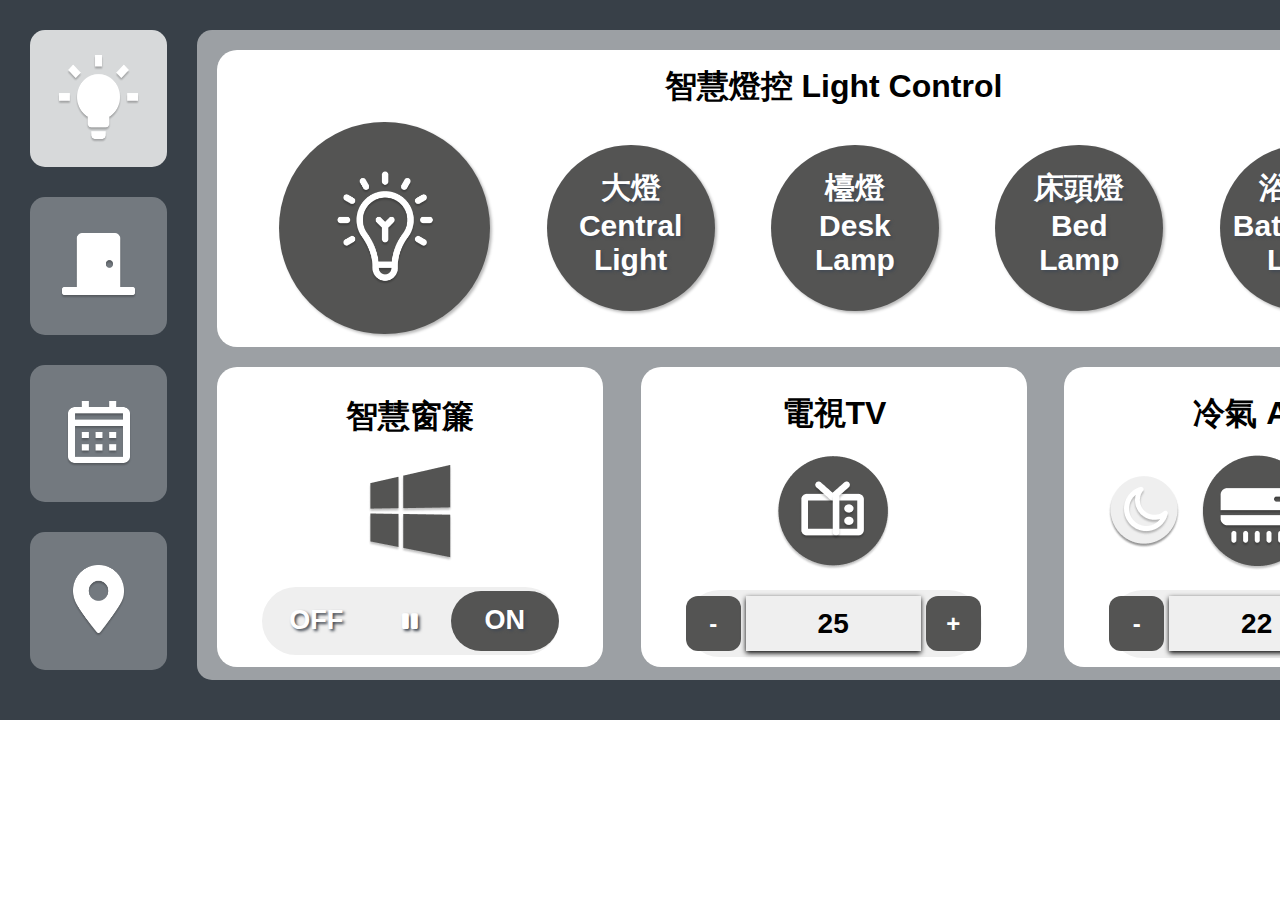
<file: index.html>
<!-- 3080*1304 -->
<!DOCTYPE html>
<html lang="zh-Hant-TW">
<head>
    <meta charset="UTF-8">
    <meta name="viewport" content="width=device-width, initial-scale=1.0, user-scalable=yes, minimum-scale=1.0, maximum-scale=3.0">
    <meta http-equiv="X-UA-Compatible" content="ie=edge">
    <link rel="stylesheet" href="styles/style.css">
    <link rel="stylesheet" href="styles/light.css">
    <link rel="stylesheet" href="styles/jquery.nice-number.css">
    <link rel="stylesheet" href="https://cdnjs.cloudflare.com/ajax/libs/font-awesome/5.15.2/css/all.min.css">
    <title>Document</title>
</head>
<body>
    <div id="app">

        <nav>
            <a href="index.html" class="leftBtn" style="background-color: #D7D9DA;">
                <img src="styles/images/Light.png" alt="" width="82.82" height="88.34">
            </a>
            <a href="webpage/door.html" class="leftBtn">
                <img src="styles/images/Door.png" alt="" width="77.3" height="66.26">
            </a>
            <a href="webpage/reserve.html" class="leftBtn">
                <img src="styles/images/calendar.png" alt="" width="66.26" height="66.26">
            </a>
            <a href="webpage/travel.html" class="leftBtn">
                <img src="styles/images/Vector.png" alt="" width="55.21" height="71.78">
            </a>
        </nav>

        <main>
            <div class="lightControl">
                <h1>智慧燈控 Light Control</h1>
                <div class="lightControlList">
                    <div class="lightControlBox">
                        <div class="lightControlBigbtn">
                            <img src="styles/images/lightIcon.png" alt="" width="100.03" height="114.84">
                        </div>
                        <div class="lightControlbtn">
                            <h1>大燈<br>Central<br>Light</h1>
                        </div>
                        <div class="lightControlbtn">
                            <h1>檯燈<br>Desk<br>Lamp</h1>
                        </div>
                        <div class="lightControlbtn">
                            <h1>床頭燈<br>Bed<br>Lamp</h1>
                        </div>
                        <div class="lightControlbtn">
                            <h1>浴室燈<br>Bathroom<br>Light</h1>
                        </div>
                    </div>
                    
                </div>
            </div>
            <div class="lightControlBottomBox">
                    <div class="lightControlBottom">
                        <h1>智慧窗簾</h1>
                        <img src="styles/images/windowIcon.png" alt="">
                        <div class="offOn">
                            <h2 id="off">OFF</h2>
                            <i class="fas fa-pause" id="play"></i>
                            <h2 id="on">ON</h2>
                        </div>
                    </div>
                    <div class="lightControlBottom">
                        <h1>電視TV</h1>
                        <img src="styles/images/TVbtn.png" alt="">
                        <div class="offOn">
                            <input type="number" min="0" max="50" value="25">
                        </div>
                    </div>
                    <div class="lightControlBottom">
                        <h1>冷氣 A/C</h1>
                        <div class="airImg">
                            <img src="styles/images/night.png" alt="">
                            <img src="styles/images/aitbtn.png" alt="">
                            <img src="styles/images/supply.png" alt="">
                        </div>
                        
                        <div class="offOn">
                            <input type="number" min="16" max="30" value="22">
                        </div>
                    </div>
            </div>
            
        </main>

        <div class="rightBar">
            <div class="rightBarContact">
                <div class="contactTop">
                    <img src="styles/images/call.png" alt="">
                    <h1>聯絡櫃台<br>Contact</h1>
                    <img src="styles/images/callend.png" alt="">
                </div>
                <div class="contactBottom">
                    <img src="styles/images/Vector-1.png" alt="" width="42.32" height="35.13">
                    <input type="range" min="0" max="100" step="1" value="50" >
                    <img src="styles/images/Vector-2.png" alt="" width="42.32" height="35.13">
                </div>
                
            </div>

            <div class="calendar">
                <h1>行事曆 Calendar</h1>
                <div class="date">
                    <input type="date" id="theDate0" >
                </div>
                <div class="calendarBox">
                    <div class="calendarItem">
                        <h3>線上會議</h3>
                        <h4>憶旺智慧</h4>
                        <p>會議ID:123456</p>
                        <span class="calendartime">AM07:00</span>
                    </div>
                    <div class="calendarItem">
                        <h3>線上會議</h3>
                        <h4>憶旺智慧</h4>
                        <p>會議ID:123456</p>
                        <span class="calendartime">AM07:00</span>
                    </div>
                    <div class="calendarItem">
                        <h3>線上會議</h3>
                        <h4>憶旺智慧</h4>
                        <p>會議ID:123456</p>
                        <span class="calendartime">AM07:00</span>
                    </div>
                    <div class="calendarItem">
                        <h3>線上會議</h3>
                        <h4>憶旺智慧</h4>
                        <p>會議ID:123456</p>
                        <span class="calendartime">AM07:00</span>
                    </div>
                    
                </div>
                <h2><a href="webpage/calendar.html">SEE DETAILS<i class="fas fa-angle-right"></i></a></h2>
            </div>
        </div>

    </div>

    <script src="https://code.jquery.com/jquery-3.6.0.min.js"></script>
    <script src="script/jquery.nice-number.js"></script>
    <script src="script/number.js"></script>
    <script src="script/script.js"></script>
    <script src="script/today.js"></script>
</body>
</html>
</file>
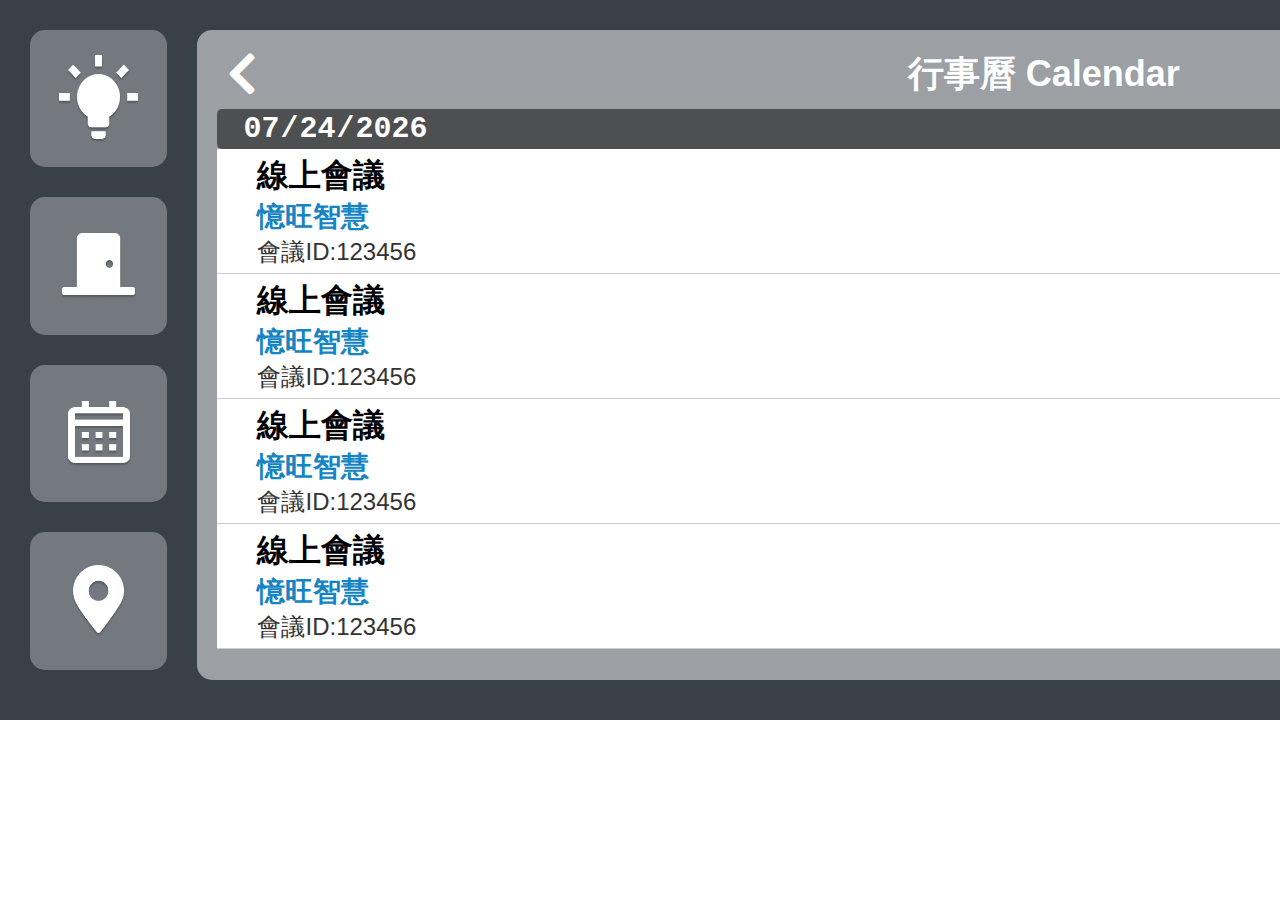
<file: webpage/calendar.html>
<!-- 3080*1304 -->
<!DOCTYPE html>
<html lang="zh-Hant-TW">
<head>
    <meta charset="UTF-8">
    <meta name="viewport" content="width=device-width, initial-scale=1.0, user-scalable=yes, minimum-scale=1.0, maximum-scale=3.0">
    <meta http-equiv="X-UA-Compatible" content="ie=edge">
    <link rel="stylesheet" href="../styles/style.css">
    <link rel="stylesheet" href="../styles/calendar.css">
    <link rel="stylesheet" href="../styles/jquery.nice-number.css">
    <link rel="stylesheet" href="https://cdnjs.cloudflare.com/ajax/libs/font-awesome/5.15.2/css/all.min.css">
    <title>Document</title>
</head>
<body>
    <div id="app">

        <nav>
            <a href="../index.html" class="leftBtn">
                <img src="../styles/images/Light.png" alt="" width="82.82" height="88.34">
            </a>
            <a href="door.html" class="leftBtn">
                <img src="../styles/images/Door.png" alt="" width="77.3" height="66.26">
            </a>
            <a href="reserve.html" class="leftBtn">
                <img src="../styles/images/calendar.png" alt="" width="66.26" height="66.26">
            </a>
            <a href="travel.html" class="leftBtn">
                <img src="../styles/images/Vector.png" alt="" width="55.21" height="71.78">
            </a>
        </nav>

        <main>
           <h1><i class="fas fa-chevron-left" onclick="history.back()"></i>行事曆 Calendar</h1>
            <div class="dateCalendar">
                <input type="date" id="theDate0" >
            </div>
            <div class="calendarBox">
                    <div class="calendarItem">
                        <h3>線上會議</h3>
                        <h4>憶旺智慧</h4>
                        <p>會議ID:123456</p>
                        <span class="calendartime">AM07:00</span>
                    </div>
                    <div class="calendarItem">
                        <h3>線上會議</h3>
                        <h4>憶旺智慧</h4>
                        <p>會議ID:123456</p>
                        <span class="calendartime">AM07:00</span>
                    </div>
                    <div class="calendarItem">
                        <h3>線上會議</h3>
                        <h4>憶旺智慧</h4>
                        <p>會議ID:123456</p>
                        <span class="calendartime">AM07:00</span>
                    </div>
                    <div class="calendarItem">
                        <h3>線上會議</h3>
                        <h4>憶旺智慧</h4>
                        <p>會議ID:123456</p>
                        <span class="calendartime">AM07:00</span>
                    </div>
                    <div class="calendarItem">
                            <h3>線上會議</h3>
                            <h4>憶旺智慧</h4>
                            <p>會議ID:123456</p>
                            <span class="calendartime">AM07:00</span>
                        </div>
                </div>
            
        </main>

        

    </div>

    <script src="https://code.jquery.com/jquery-3.6.0.min.js"></script>
    <script src="../script/jquery.nice-number.js"></script>
    <script src="../script/number.js"></script>
    <script src="../script/script.js"></script>
    <script src="../script/today.js"></script>
</body>
</html>
</file>
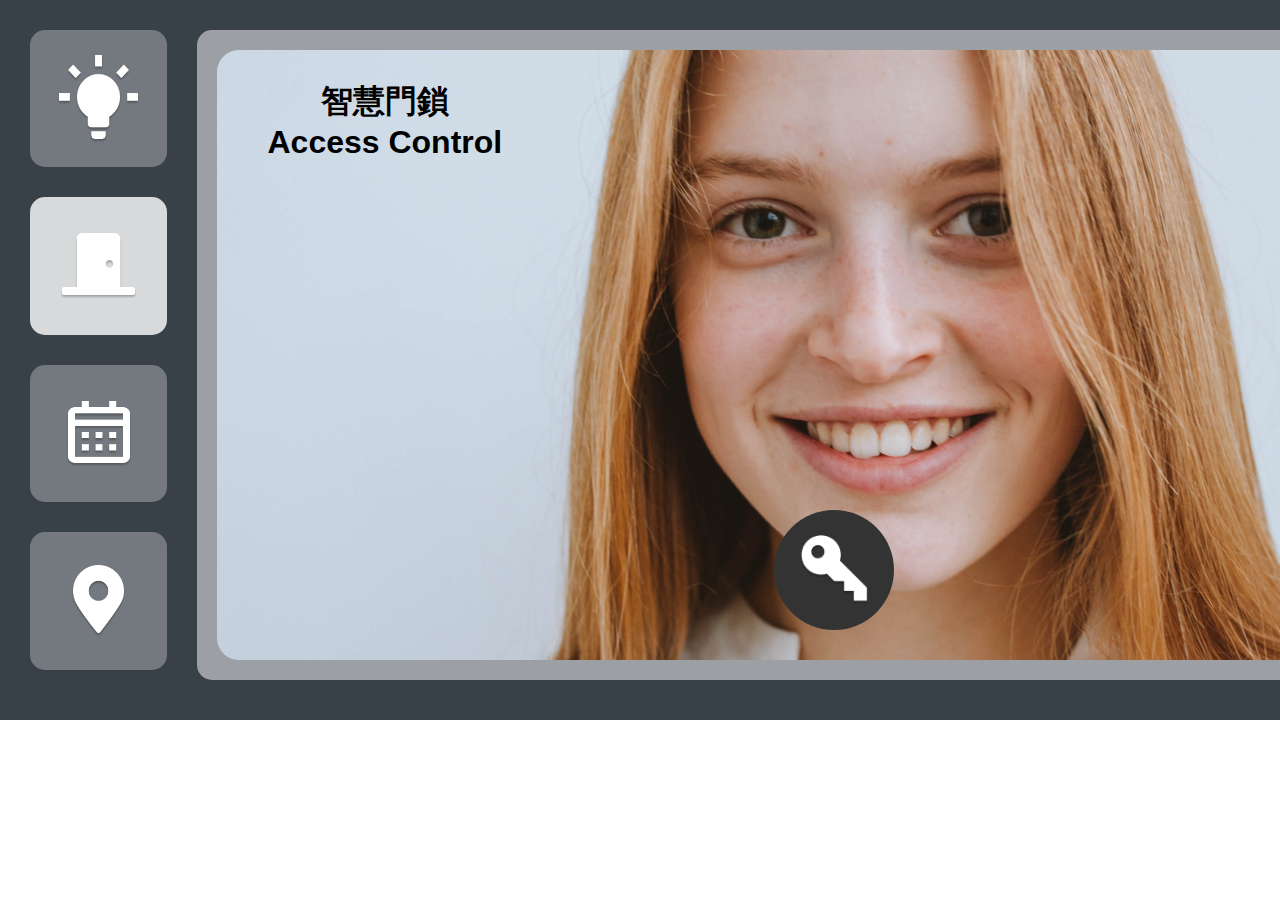
<file: webpage/door.html>
<!-- 3080*1304 -->
<!DOCTYPE html>
<html lang="zh-Hant-TW">
<head>
    <meta charset="UTF-8">
    <meta name="viewport" content="width=device-width, initial-scale=1.0, user-scalable=yes, minimum-scale=1.0, maximum-scale=3.0">
    <meta http-equiv="X-UA-Compatible" content="ie=edge">
    <link rel="stylesheet" href="../styles/style.css">
    <link rel="stylesheet" href="../styles/door.css">
    <link rel="stylesheet" href="../styles/jquery.nice-number.css">
    <link rel="stylesheet" href="https://cdnjs.cloudflare.com/ajax/libs/font-awesome/5.15.2/css/all.min.css">
    <title>Document</title>
</head>
<body>
    <div id="app">

        <nav>
            <a href="../index.html" class="leftBtn">
                <img src="../styles/images/Light.png" alt="" width="82.82" height="88.34">
            </a>
            <a href="door.html" class="leftBtn" style="background-color: #D7D9DA;">
                <img src="../styles/images/Door.png" alt="" width="77.3" height="66.26">
            </a>
            <a href="reserve.html" class="leftBtn">
                <img src="../styles/images/calendar.png" alt="" width="66.26" height="66.26">
            </a>
            <a href="travel.html" class="leftBtn">
                <img src="../styles/images/Vector.png" alt="" width="55.21" height="71.78">
            </a>
        </nav>

        <main>
            <h1>智慧門鎖<br>Access Control</h1>
            
            <img src="../styles/images/photo.png" alt="" width="1224" height="610">
            <div class="keyBox">
                <img src="../styles/images/key.png" alt="" id="key" width="70" height="70">
            </div>
            
        </main>

        <div class="rightBar">
            <div class="rightBarContact">
                <div class="contactTop">
                    <img src="../styles/images/call.png" alt="">
                    <h1>聯絡櫃台<br>Contact</h1>
                    <img src="../styles/images/callend.png" alt="">
                </div>
                <div class="contactBottom">
                    <img src="../styles/images/Vector-1.png" alt="" width="42.32" height="35.13">
                    <input type="range" min="0" max="100" step="1" value="50" >
                    <img src="../styles/images/Vector-2.png" alt="" width="42.32" height="35.13">
                </div>
                
            </div>

            <div class="calendar">
                <h1>行事曆 Calendar</h1>
                <div class="date">
                    <input type="date" id="theDate0">
                </div>
                <div class="calendarBox">
                    <div class="calendarItem">
                        <h3>線上會議</h3>
                        <h4>憶旺智慧</h4>
                        <p>會議ID:123456</p>
                        <span class="calendartime">AM07:00</span>
                    </div>
                    <div class="calendarItem">
                        <h3>線上會議</h3>
                        <h4>憶旺智慧</h4>
                        <p>會議ID:123456</p>
                        <span class="calendartime">AM07:00</span>
                    </div>
                    <div class="calendarItem">
                        <h3>線上會議</h3>
                        <h4>憶旺智慧</h4>
                        <p>會議ID:123456</p>
                        <span class="calendartime">AM07:00</span>
                    </div>
                    <div class="calendarItem">
                        <h3>線上會議</h3>
                        <h4>憶旺智慧</h4>
                        <p>會議ID:123456</p>
                        <span class="calendartime">AM07:00</span>
                    </div>
                </div>
                <h2><a href="./calendar.html">SEE DETAILS<i class="fas fa-angle-right"></i></a></h2>
            </div>
        </div>

    </div>

    <script src="https://code.jquery.com/jquery-3.6.0.min.js"></script>
    <script src="../script/jquery.nice-number.js"></script>
    <script src="../script/number.js"></script>
    <script src="../script/script.js"></script>
    <script src="../script/today.js"></script>
</body>
</html>
</file>
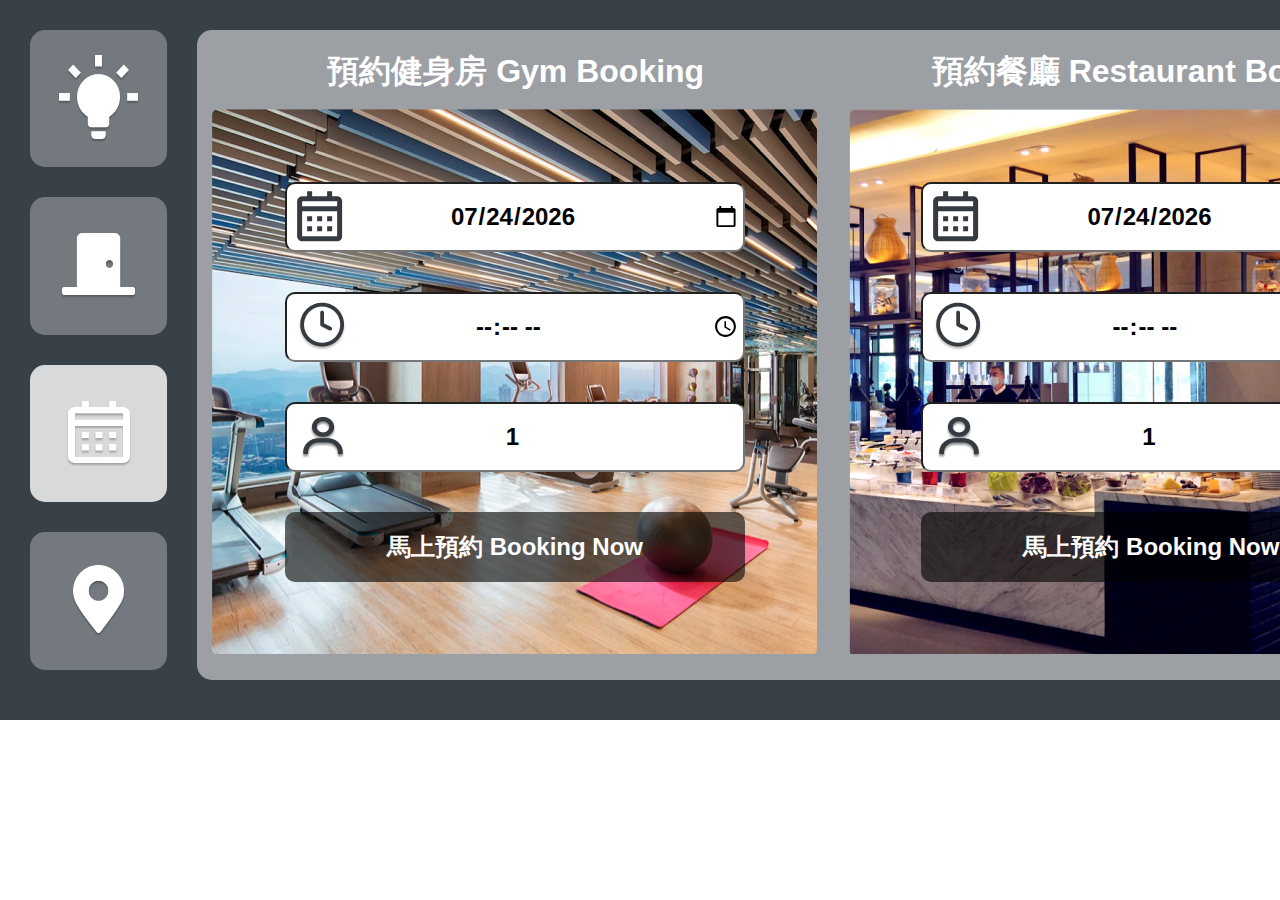
<file: webpage/reserve.html>
<!-- 3080*1304 -->
<!DOCTYPE html>
<html lang="zh-Hant-TW">
<head>
    <meta charset="UTF-8">
    <meta name="viewport" content="width=device-width, initial-scale=1.0, user-scalable=yes, minimum-scale=1.0, maximum-scale=3.0">
    <meta http-equiv="X-UA-Compatible" content="ie=edge">
    <link rel="stylesheet" href="../styles/style.css">
    <link rel="stylesheet" href="../styles/reserve.css">
    <link rel="stylesheet" href="https://cdnjs.cloudflare.com/ajax/libs/font-awesome/5.15.2/css/all.min.css">
    <title>Document</title>
</head>
<body>
    <div id="app">

        <nav>
            <a href="../index.html" class="leftBtn">
                <img src="../styles/images/Light.png" alt="" width="82.82" height="88.34">
            </a>
            <a href="door.html" class="leftBtn">
                <img src="../styles/images/Door.png" alt="" width="77.3" height="66.26">
            </a>
            <a href="reserve.html" class="leftBtn" style="background-color: #D7D9DA;">
                <img src="../styles/images/calendar.png" alt="" width="66.26" height="66.26">
            </a>
            <a href="travel.html" class="leftBtn">
                <img src="../styles/images/Vector.png" alt="" width="55.21" height="71.78">
            </a>
        </nav>

        <main>
            <div class="reserveGym">
                <h1>預約健身房 Gym Booking</h1>
                <div class="reserveBox gymBack">
                    <input type="date" id="theDate">
                    <input type="time">
                    <input type="number" min="1" value="1">
                    <button>馬上預約 Booking Now</button>
                </div> 
            </div>
            <div class="reserveRestaurant">
                <h1>預約餐廳 Restaurant Booking</h1>
                <div class="reserveBox restaurantBack">
                        <input type="date" id="theDate2">
                        <input type="time">
                        <input type="number" min="1" value="1">
                        <button>馬上預約 Booking Now</button>
                </div> 
            </div>
            
        </main>

        <div class="rightBar">
            <div class="rightBarContact">
                <div class="contactTop">
                    <img src="../styles/images/call.png" alt="">
                    <h1>聯絡櫃台<br>Contact</h1>
                    <img src="../styles/images/callend.png" alt="">
                </div>
                <div class="contactBottom">
                    <img src="../styles/images/Vector-1.png" alt="" width="42.32" height="35.13">
                    <input type="range" min="0" max="100" step="1" value="50" >
                    <img src="../styles/images/Vector-2.png" alt="" width="42.32" height="35.13">
                </div>
                
            </div>

            <div class="calendar">
                <h1>行事曆 Calendar</h1>
                <div class="date">
                    <input type="date" id="theDate0"  >
                </div>
                <div class="calendarBox">
                    <div class="calendarItem">
                        <h3>線上會議</h3>
                        <h4>憶旺智慧</h4>
                        <p>會議ID:123456</p>
                        <span class="calendartime">AM07:00</span>
                    </div>
                    <div class="calendarItem">
                        <h3>線上會議</h3>
                        <h4>憶旺智慧</h4>
                        <p>會議ID:123456</p>
                        <span class="calendartime">AM07:00</span>
                    </div>
                    <div class="calendarItem">
                        <h3>線上會議</h3>
                        <h4>憶旺智慧</h4>
                        <p>會議ID:123456</p>
                        <span class="calendartime">AM07:00</span>
                    </div>
                    <div class="calendarItem">
                        <h3>線上會議</h3>
                        <h4>憶旺智慧</h4>
                        <p>會議ID:123456</p>
                        <span class="calendartime">AM07:00</span>
                    </div>
                </div>
                <h2><a href="./calendar.html">SEE DETAILS<i class="fas fa-angle-right"></i></a></h2>
            </div>
        </div>

    </div>

    <script src="https://code.jquery.com/jquery-3.6.0.min.js"></script>
    <script src="../script/script.js"></script>
    <script src="../script/today.js"></script>
</body>
</html>
</file>
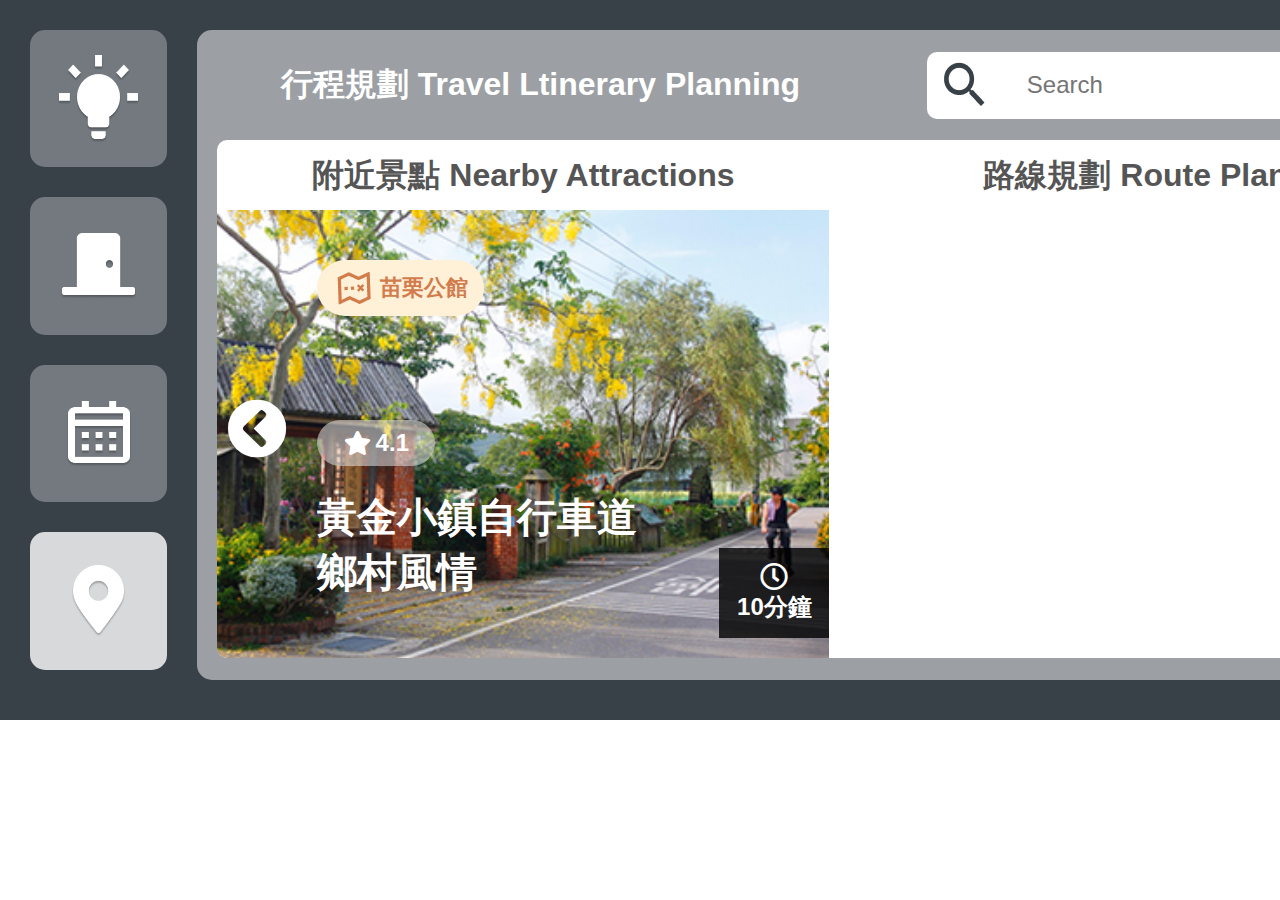
<file: webpage/travel.html>
<!-- 3080*1304 -->
<!DOCTYPE html>
<html lang="zh-Hant-TW">
<head>
    <meta charset="UTF-8">
    <meta name="viewport" content="width=device-width, initial-scale=1.0, user-scalable=yes, minimum-scale=1.0, maximum-scale=3.0">
    <meta http-equiv="X-UA-Compatible" content="ie=edge">
    <link rel="stylesheet" href="../styles/style.css">
    <link rel="stylesheet" href="../styles/travel.css">
    <link rel="stylesheet" href="../styles/jquery.nice-number.css">
    <link rel="stylesheet" href="https://cdnjs.cloudflare.com/ajax/libs/font-awesome/5.15.2/css/all.min.css">
    <title>Document</title>
</head>
<body>
    <div id="app">

        <nav>
            <a href="../index.html" class="leftBtn">
                <img src="../styles/images/Light.png" alt="" width="82.82" height="88.34">
            </a>
            <a href="door.html" class="leftBtn">
                <img src="../styles/images/Door.png" alt="" width="77.3" height="66.26">
            </a>
            <a href="reserve.html" class="leftBtn">
                <img src="../styles/images/calendar.png" alt="" width="66.26" height="66.26">
            </a>
            <a href="travel.html" class="leftBtn" style="background-color: #D7D9DA;"> 
                <img src="../styles/images/Vector.png" alt="" width="55.21" height="71.78">
            </a>
        </nav>

        <main>
            <div class="travelTop">
                <h1>行程規劃 Travel Ltinerary Planning</h1>
                <div class="searchBox">
                    <input type="text" placeholder="Search">
                    <img src="../styles/images/voice.png" alt="">
                </div>
            </div>
            <div class="travelBottom">
                <i class="fas fa-chevron-circle-left travelBtn"></i>
                <i class="fas fa-chevron-circle-right travelBtn"></i>
                <!-- 一個輪播 -->
                <div class="travelSlides">
                    <div class="placeBox">
                        <h1>附近景點 Nearby Attractions</h1>
                        <div class="place">

                            <div class="placeTitle">
                                <img src="../styles/images/smallmap.png" alt="">
                                <h2>苗栗公館</h2>
                            </div>

                            <div class="score">
                                <i class="fas fa-star"></i>
                                <h2>4.1</h2>
                            </div>
                            <p>黃金小鎮自行車道鄉村風情</p>
                            <div class="duration">
                                <i class="far fa-clock"></i>
                                <h6>10分鐘</h6>
                            </div>
                        </div>
                    </div>
                    <div class="routeBox">
                            <h1>路線規劃 Route Plan</h1>
                            <iframe src="https://www.google.com/maps/embed?pb=!1m18!1m12!1m3!1d58084.496434702014!2d120.79167245916604!3d24.510356310237302!2m3!1f0!2f0!3f0!3m2!1i1024!2i768!4f13.1!3m3!1m2!1s0x3469aa4ab5be8c05%3A0x178f4ac3d96864c8!2zMzYz6IuX5qCX57ij5YWs6aSo6YSJ5YWs6aSo!5e0!3m2!1szh-TW!2stw!4v1632460896125!5m2!1szh-TW!2stw" width="610" height="458" style="border:0;" allowfullscreen="" loading="lazy"></iframe>
                    </div>
                </div>
                <!-- 一個輪播END -->
                <!-- 一個輪播 -->
                <div class="travelSlides">
                        <div class="placeBox">
                            <h1>附近景點 Nearby Attractions</h1>
                            <div class="place">
    
                                <div class="placeTitle">
                                    <img src="../styles/images/smallmap.png" alt="">
                                    <h2>苗栗公館</h2>
                                </div>
    
                                <div class="score">
                                    <i class="fas fa-star"></i>
                                    <h2>4.1</h2>
                                </div>
                                <p>黃金小鎮自行車道鄉村風情</p>
                                <div class="duration">
                                        <i class="far fa-clock"></i>
                                        <h6>10分鐘</h6>
                                </div>
                            </div>
                        </div>
                        <div class="routeBox">
                                <h1>路線規劃 Route Plan</h1>
                                <iframe src="https://www.google.com/maps/embed?pb=!1m18!1m12!1m3!1d58084.496434702014!2d120.79167245916604!3d24.510356310237302!2m3!1f0!2f0!3f0!3m2!1i1024!2i768!4f13.1!3m3!1m2!1s0x3469aa4ab5be8c05%3A0x178f4ac3d96864c8!2zMzYz6IuX5qCX57ij5YWs6aSo6YSJ5YWs6aSo!5e0!3m2!1szh-TW!2stw!4v1632460896125!5m2!1szh-TW!2stw" width="610" height="458" style="border:0;" allowfullscreen="" loading="lazy"></iframe>
                        </div>
                    </div>
                    <!-- 一個輪播END -->
                    <!-- 一個輪播 -->
                <div class="travelSlides">
                        <div class="placeBox">
                            <h1>附近景點 Nearby Attractions</h1>
                            <div class="place">
    
                                <div class="placeTitle">
                                    <img src="../styles/images/smallmap.png" alt="">
                                    <h2>苗栗公館</h2>
                                </div>
    
                                <div class="score">
                                    <i class="fas fa-star"></i>
                                    <h2>4.1</h2>
                                </div>
                                <p>黃金小鎮自行車道鄉村風情</p>
                                <div class="duration">
                                        <i class="far fa-clock"></i>
                                        <h6>10分鐘</h6>
                                </div>
                            </div>
                        </div>
                        <div class="routeBox">
                                <h1>路線規劃 Route Plan</h1>
                                <iframe src="https://www.google.com/maps/embed?pb=!1m18!1m12!1m3!1d58084.496434702014!2d120.79167245916604!3d24.510356310237302!2m3!1f0!2f0!3f0!3m2!1i1024!2i768!4f13.1!3m3!1m2!1s0x3469aa4ab5be8c05%3A0x178f4ac3d96864c8!2zMzYz6IuX5qCX57ij5YWs6aSo6YSJ5YWs6aSo!5e0!3m2!1szh-TW!2stw!4v1632460896125!5m2!1szh-TW!2stw" width="610" height="458" style="border:0;" allowfullscreen="" loading="lazy"></iframe>
                        </div>
                    </div>
                    <!-- 一個輪播END -->
            </div>
        </main>

        <div class="rightBar">
            <div class="rightBarContact">
                <div class="contactTop">
                    <img src="../styles/images/call.png" alt="">
                    <h1>聯絡櫃台<br>Contact</h1>
                    <img src="../styles/images/callend.png" alt="">
                </div>
                <div class="contactBottom">
                    <img src="../styles/images/Vector-1.png" alt="" width="42.32" height="35.13">
                    <input type="range" min="0" max="100" step="1" value="50" >
                    <img src="../styles/images/Vector-2.png" alt="" width="42.32" height="35.13">
                </div>
                
            </div>

            <div class="calendar">
                <h1>行事曆 Calendar</h1>
                <div class="date">
                    <input type="date" id="theDate0" >
                </div>
                <div class="calendarBox">
                    <div class="calendarItem">
                        <h3>線上會議</h3>
                        <h4>憶旺智慧</h4>
                        <p>會議ID:123456</p>
                        <span class="calendartime">AM07:00</span>
                    </div>
                    <div class="calendarItem">
                        <h3>線上會議</h3>
                        <h4>憶旺智慧</h4>
                        <p>會議ID:123456</p>
                        <span class="calendartime">AM07:00</span>
                    </div>
                    <div class="calendarItem">
                        <h3>線上會議</h3>
                        <h4>憶旺智慧</h4>
                        <p>會議ID:123456</p>
                        <span class="calendartime">AM07:00</span>
                    </div>
                    <div class="calendarItem">
                        <h3>線上會議</h3>
                        <h4>憶旺智慧</h4>
                        <p>會議ID:123456</p>
                        <span class="calendartime">AM07:00</span>
                    </div>
                </div>
                <h2><a href="./calendar.html">SEE DETAILS<i class="fas fa-angle-right"></i></a></h2>
            </div>
        </div>

    </div>

    <script src="https://code.jquery.com/jquery-3.6.0.min.js"></script>
    <script src="../script/jquery.nice-number.js"></script>
    <script src="../script/number.js"></script>
    <script src="../script/script.js"></script>
    <script src="../script/today.js"></script>
    <script src="../script/travelSlides.js"></script>
</body>
</html>
</file>
<file: styles/style.css>
*{
    margin: 0;
    padding: 0;
    box-sizing: border-box;
    font-family: sans-serif,"微軟正黑體";
}



.onLightColor{
    background-color: #545453;
    transition: .2s;
}
.offLightColor{
    transition: .2s;
    background-color:#EFEFEF;
}
#app{
    width: 1920px;
    height: 720px;
    padding: 30px;
    background-color: #384048;
    display: flex;
}
nav{
    display: flex;
    flex-direction: column;
    width: 137.48px;
    height: 649.33px;
    margin-right: 30px;
}
nav .leftBtn{
    width: 137.48px;
    height: 137.48px;
    border-radius:15px;
    background: #73797F;
    display: flex;
    justify-content: center;
    align-items: center;
    margin-bottom: 30px;
}
nav .leftBtn:nth-child(4){
    margin-bottom: 0;
}



main{
    width: 1272.98px;
    height: 650px;
    background-color: #9CA0A4;
    border-radius: 15px;
    padding: 20px;
}
.rightBar{
    width:385.24px;
    height: 649.33px;
    display: flex;
    flex-direction: column;
    margin-left: 30px;
    justify-content: space-between;
}
.rightBar .rightBarContact{
    width:385.24px;
    height: 162.88px;
    background-color: #9CA0A4;
    border-radius: 20px;
}
.rightBar .rightBarContact .contactTop{
    display: flex;
    width:385.24px;
    height: 81.72px;
    justify-content: center;
    align-items: center;
    margin-top: 15px;

}
.rightBar .rightBarContact .contactTop img{
    cursor: pointer;
}
.rightBar .rightBarContact .contactTop h1{
    color:#fff;
    width:160.22px;
    height: 81.72px;
    margin: 0 ;
    text-align: center;
    font-size: 28px;
    padding-top: 8px;
}
.contactBottom{
    display: flex;
    justify-content: center;
    align-items: center;
    margin-top: 15px;
}
.contactBottom input[type="range"]{
    width:220px;
    margin-right: 10px;
}
.rightBar .calendar{
    width:385.24px;
    height: 452.21px;
    background-color: #9CA0A4;
    border-radius: 20px;
    overflow: hidden;
}
.rightBar .calendar h1{
    color:#fff;
    text-align: center;
    padding-top: 10px;
}
.rightBar .calendar input[type="date"]{
    background-color: #4E4F50;
    color:#fff;
    font-weight: 600;
    font-family: "Roboto Mono",monospace;
    font-size: 18px;
    border:none;
    outline: none;
    border-radius: 5px;
    width: 100%;
    padding: 0 25px;
    height: 40px;
    margin-top: 10px;

}
::-webkit-calendar-picker-indicator{
    padding: 5px;
    cursor: pointer;
    border-radius: 5px;
}
.calendarBox{
    height: 300px;
    width:100%;
    overflow-y:scroll;
}
.calendarBox::-webkit-scrollbar{
    width:.5em;
}
.calendarBox::-webkit-scrollbar-track {
	box-shadow: inset 0 0 6px rgba(0, 0, 0, 0.3);
}
.calendarBox::-webkit-scrollbar-thumb {
	background-color: #ccc;
	border-radius: 5px;
  }
.calendarBox .calendarItem{
    width:100%;
    height:100px;
    background-color: #fff;
    border-bottom: 1px #ccc solid;
    display: flex;
    flex-direction: column;
    justify-content: center;
    padding: 0 40px;
    position: relative;

}
.calendar h2{
    width: 100%;
    background-color: #9CA0A4;
    color:#fff;
    text-align: right;
    padding: 8px;
    cursor: pointer;
}
.calendar h2>a{
    color:#fff;
    text-decoration: none;
}
.calendar h2>a>i{
    margin-left: 10px;
}
.calendarBox .calendarItem h4{
    font-weight: 500;
}
.calendarBox .calendarItem p{
    color:#999;
    font-size: 16px;
}
.calendartime{
    position: absolute;
    top: calc(50% - 14px);
    right: 40px;
    color:#5C4D92;
    font-size: 28px;
    font-weight: 600;
}
</file>
<file: styles/light.css>
main{
    width: 1272.98px;
    height: 650px;
    background-color: #9CA0A4;
    border-radius: 15px;
    padding: 20px;

}
main h1{
    text-align: center;
    padding-top: 15px;
}
main .lightControl{
    width: 1232px;
    height: 292;
    background-color: #fff;
    border-radius: 20px;
}
main .lightControl .lightControlBox{
    display: flex;
    justify-content: space-between;
    align-items: center;
    width:1108.31px;
    height: 238.17px;
    margin: auto;
}
main .lightControl .lightControlBox .lightControlBigbtn{
    width: 210.85px;
    height: 212.76px;
    border-radius:50%;
    display: flex;
    justify-content: center;
    align-items: center;
    cursor: pointer;
    box-shadow: 2px 2px 3px #bbb;
}

main .lightControl .lightControlBox .lightControlbtn{
    width: 167.92px;
    height: 166.66px;
    border-radius:50%;
    color:#fff;
    padding-top: 8px;
    text-shadow: 2px 2px 3px #434a54;
    display: flex;
    align-items: center;
    flex-direction: column;
    box-shadow: 2px 2px 3px #bbb;
    cursor: pointer;
}
main .lightControl .lightControlBox .lightControlbtn h1{
    height: 97.51px;
    width:166.92px;
    font-size: 30px;
}
main .lightControlBottomBox{
    display: flex;
    justify-content: space-between;
}
main .lightControlBottom{
    width:386px;
    height: 300px;
    background-color: #fff;
    border-radius: 20px;
    margin-top: 20px;
    display: flex;
    flex-direction: column;
    align-items: center;
    justify-content: space-around;
}
main .lightControlBottom .offOn{
    display: flex;
    align-items: center;
    justify-content: space-between;
    width: 296.59px;
    height: 67.39px;
    border-radius: 50px;
    background-color: #EFEFEF;
    font-size: 18px;
    text-shadow: 2px 2px 3px #434a54;
    color:#fff;
}
main #off,#on{
    /*background: #545453;*/
    width: 108.22px;
    height: 59.49px;
    text-align: center;
    line-height: 59.49px;
    border-radius: 30px;
    cursor: pointer;
}

main .airImg{
    display: flex;
    align-items: center;
}
main .airImg img{
    margin:  0 10px;
}

main .lightControlBottom .offOn input[type="number"]{
	border: none;
	outline: none;
	padding: 10px;
	margin: 0 5px !important;
	box-shadow: 0 2px 5px;
    min-width: 155px;
    height: 35px;
    font-size: 28px;
    font-weight: 600;
    background-color: transparent;
    

}

main .lightControlBottom .offOn button{
	background:#545453; 
	color: #fff;
	border: none;
	outline: none;
	padding: 0 10px;
	border-radius: 12px;
	font-weight: 700;
    width: 55px;
    height: 55px;
    cursor: pointer;
    font-size: 24px;
}

main .lightControlBottom .offOn button:hover,
main .lightControlBottom .offOn button:focus{
	background: #333;
}
</file>
<file: styles/calendar.css>
main{
    width: 100%;
}
main h1{
    width: 100%;
    color:#fff;
    text-align: center;
    font-size: 36px;
    position: relative;
}
main h1>i{
    position: absolute;
    left: 10px;
    font-size: 48px;
    cursor: pointer;
}
main .dateCalendar input[type="date"]{
    background-color: #4E4F50;
    color:#fff;
    font-weight: 600;
    font-family: "Roboto Mono",monospace;
    font-size: 30px;
    border:none;
    outline: none;
    border-radius: 5px;
    width: 100%;
    padding: 0 25px;
    height: 40px;
    margin-top: 10px;
}
::-webkit-calendar-picker-indicator{
    padding: 5px;
    cursor: pointer;
    border-radius: 5px;
}

.calendarBox{
    height: 500px;
    width:100%;
    overflow-y:scroll;
}
.calendarBox::-webkit-scrollbar{
    width:.5em;
}
.calendarBox::-webkit-scrollbar-track {
	box-shadow: inset 0 0 6px rgba(0, 0, 0, 0.3);
}
.calendarBox::-webkit-scrollbar-thumb {
	background-color: #ccc;
	border-radius: 5px;
  }
.calendarBox .calendarItem{
    width:100%;
    height:125px;
    background-color: #fff;
    border-bottom: 1px #ccc solid;
    display: flex;
    flex-direction: column;
    justify-content: center;
    padding: 0 40px;
    position: relative;

}
.calendar h2{
    width: 100%;
    background-color: #9CA0A4;
    color:#fff;
    text-align: right;
    padding: 8px;
    cursor: pointer;
}
.calendar h2>i{
    margin-left: 10px;
}
.calendarBox .calendarItem h3{
    font-size: 32px;
}
.calendarBox .calendarItem h4{
    font-weight: 500;
    font-size: 28px;
    color:#1484c4;
    font-weight: 600;
}
.calendarBox .calendarItem p{
    color:#333;
    font-size: 24px;
}
.calendartime{
    position: absolute;
    top: calc(50% - 14px);
    right: 40px;
    color:#5C4D92;
    font-size: 28px;
    font-weight: 600;
}
</file>
<file: styles/door.css>
main{
    position: relative;
}
main h1{
    position: absolute;
    top: 50px;
    left: 70px;
    text-align:center;
}

.keyBox{
    position: absolute;
    bottom: 50px;
    left: calc(50% - 60px);
    border-radius: 50%;
    width: 120px;
    height: 120px;
    background: #333333;
    display: flex;
    justify-content: center;
    align-items: center;
    cursor: pointer;
}
</file>
<file: styles/reserve.css>
main{
    display: flex;
    justify-content: space-between;
    padding: 20px 0;

}
main h1{
    width: 636.49px;
    text-align: center;
    color:#fff;
}
.reserveBox{
    width: 605px;
    height: 545.45px;
    margin: 15px;
    display: flex;
    flex-direction: column;
    align-items: center;
    justify-content: center;
}
.gymBack{
    background: url("../styles/images/gymBack.png");

}
.restaurantBack{
    background: url("../styles/images/restaurantBack.png");
}
.reserveBox input{
    width: 460px;
    height: 70px;
    padding-left: 30px;
    outline: none;
    border-radius: 10px;
    text-align: center;
    font-size: 24px;
    font-weight: 600;
    margin: 20px 0;
}
.reserveBox input[type="date"]{
    background: url("../styles/images/calendaricon.png") no-repeat;
    background-color: #fff;
    background-position: 10px;
}
.reserveBox input[type="time"]{
    background: url("../styles/images/timeicon.png") no-repeat;
    background-color: #fff;
    background-position: 10px;
}
.reserveBox input[type="number"]{
    background: url("../styles/images/peopleicon.png") no-repeat;
    background-color: #fff;
    background-position: 10px;
}
.reserveBox input[type="number"]::-webkit-inner-spin-button,
.reserveBox input[type="number"]::-webkit-outer-spin-button{
    height: 80px;
    padding-right: 20px;
}

.reserveBox button{
    width: 460px;
    height: 70px;
    outline: none;
    border:none;
    color:#fff;
    background-color: rgba(0, 0, 0, .6);
    font-size: 24px;
    border-radius: 10px;
    font-weight: 600;
    margin: 20px;
    cursor: pointer;
}
.reserveBox button:hover{
    background: #000;
    transition: .3s;
}
</file>
<file: styles/travel.css>
main{
    display: flex;
    flex-direction: column;


}
main .travelTop{
    width: 100%;
    height: 70px;
    display: flex;
    justify-content: space-around;
    align-items: center;
}
main .travelTop h1{
    color:#fff;
}
main .travelTop input{
    width: 460.31px;
    height: 67px;
    font-size: 24px;
    border-radius: 10px;
    outline: none;
    border:none;
    background: url("../styles/images/search.png") no-repeat;
    background-color: #fff;
    background-position: 10px;
    padding-left: 100px;
    position: relative;
}
main .travelTop .searchBox{
    position: relative;
    height: 67px;
}
main .travelTop .searchBox img{
    position: absolute;
    top: calc(50% - 22px);
    right: 25px;
    cursor: pointer;
}
main .travelBottom{
    width:1224px;
    height: 518px;
    background: #fff;
    border-radius: 10px;
    margin-top: 20px;
    display: flex;
    position: relative;
    overflow: hidden;

}
main .travelSlides{
    position: relative;
    width: 1224px;
    height: 518px;
    display: flex;
    transform:translateX(0%);
    transition: .3s;
}
main .travelBottom .placeBox,
main .travelBottom .routeBox{
    width: 612px;
    display: flex;
    flex-direction: column;
    align-items: center;
    position: relative;
}
main .travelBottom h1{
    color:#555;
    height: 70px;
    line-height: 70px;
}
main .travelBottom .placeBox .place{
    width: 612px;
    height: 458px;
    background: url("../styles/images/mapBack.png") no-repeat;
    background-size: cover;
}
main .travelBottom .placeBox .place .placeTitle{
    width: 166.7px;
    height: 56.17px;
    border-radius: 30px;
    background-color: #FFF0D8;
    color:#D27C4C;
    display: flex;
    align-items: center;
    justify-content: center;
    position: absolute;
    top: 120px;
    left: 100px;
}
main .travelBottom .placeBox .place .placeTitle>h2{
    font-size: 22px;
    font-weight: 800;
}
main .travelBottom .placeBox .place .placeTitle img{
    margin-right: 5px;
}
main .travelBottom .placeBox .score{
    width:117.68px;
    height: 46.38px;
    border-radius: 30px;
    background-color: rgba(245, 245, 245, .5);
    display: flex;
    color:#fff;
    position: absolute;
    top: 280px;
    left: 100px;
    justify-content: center;
    align-items: center;
}
main .travelBottom .placeBox .score i{
    margin-right: 5px;
    font-size: 24px;
}
main .travelBottom .placeBox .score h2{
    font-family: Verdana, Geneva, Tahoma, sans-serif;
    font-size: 24px;

}
main .travelBottom .placeBox p{
    color:#fff;
    position: absolute;
    top: 350px;
    left: 100px;
    font-size: 40px;
    font-weight: 600;
    width: 350px;
    
}
main .travelBottom .placeBox .duration{
    width: 110px;
    height: 90px;
    color:#fff;
    background-color: rgba(0, 0, 0, .8);
    display: flex;
    justify-content: center;
    align-items: center;
    flex-direction: column;
    position: absolute;
    bottom: 20px;
    right: 0;
}
main .travelBottom .placeBox .duration i{
    font-size: 28px;
}
main .travelBottom .placeBox .duration h6{
    font-size: 24px;
    color:#fff;
}
main .travelBottom .travelBtn{
    position: absolute;
    font-size: 60px;
    z-index: 99999;
    color:#fff;
    cursor: pointer;
    
}
main .travelBottom .fa-chevron-circle-left{
    position: absolute;
    left:10px;
    top:50%;
}
main .travelBottom .fa-chevron-circle-right{
    position: absolute;
    right:10px;
    top:50%;
}
</file>
